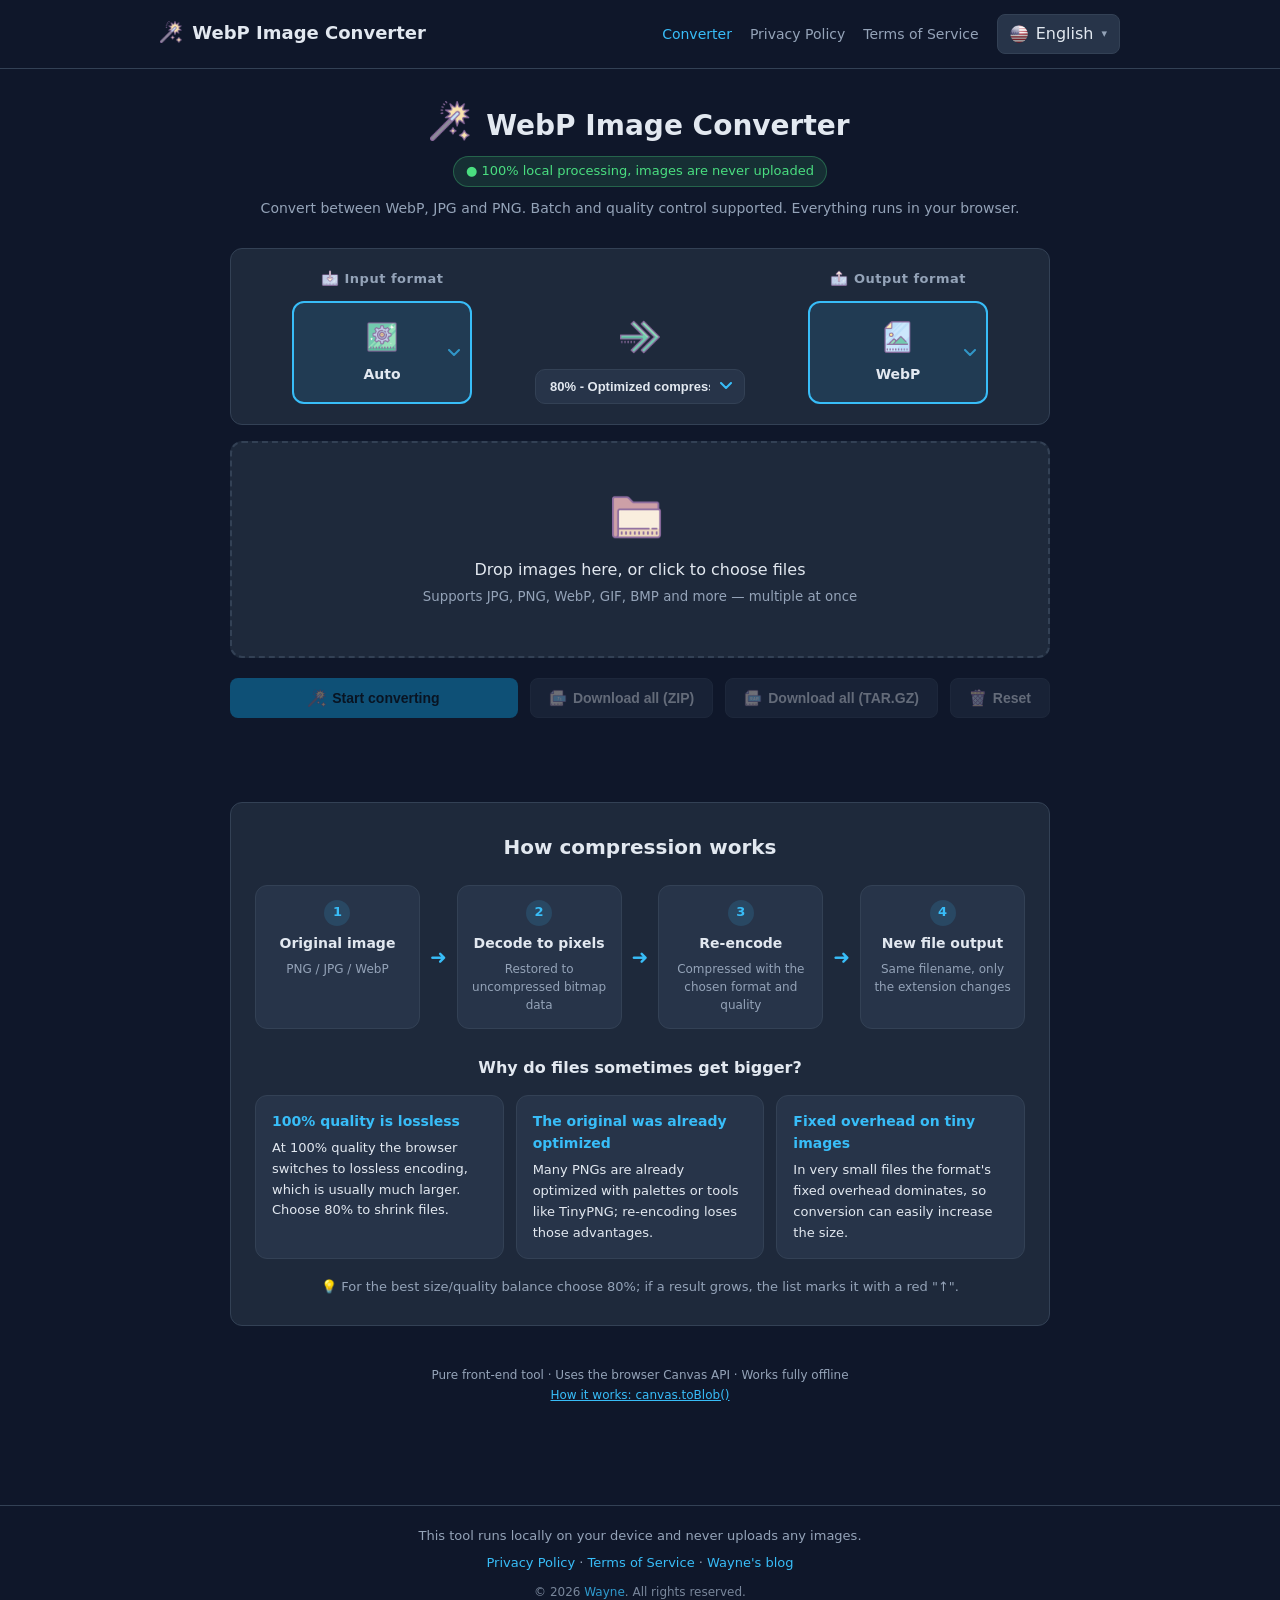
<file: index.html>
<html lang="zh-Hant">
<meta charset="UTF-8">
<meta name="viewport" content="width=device-width, initial-scale=1.0">
<title>WebP 轉換器｜WebP 轉 JPG、PNG 免費線上工具（100% 本地處理）</title>
<meta name="description" content="免費線上 WebP 轉換器：WebP 轉 JPG、WebP 轉 PNG、JPG/PNG 轉 WebP。100% 瀏覽器本地處理、圖片不上傳、支援批次轉換與品質調整，可安裝為 App 離線使用。">
<meta name="keywords" content="WebP, WebP 轉 JPG, WebP 轉 PNG, JPG 轉 WebP, PNG 轉 WebP, WebP converter, 圖片轉換, 線上轉檔, 圖片壓縮">
<meta name="author" content="Wayne">
<link rel="author" href="https://wayne-blog.com">
<link rel="canonical" href="https://wjdesign.github.io/image-tools/">
<meta property="og:type" content="website">
<meta property="og:site_name" content="WebP 圖片轉換器">
<meta property="og:title" content="WebP 轉換器｜WebP ⇄ JPG/PNG 免費線上工具">
<meta property="og:description" content="100% 本地處理的免費圖片轉換器：WebP、JPG、PNG 互轉,圖片不上傳、支援批次與離線使用。">
<meta property="og:url" content="https://wjdesign.github.io/image-tools/">
<meta property="og:image" content="https://wjdesign.github.io/image-tools/assets/img/pwa-512.png">
<meta property="og:locale" content="zh_TW">
<meta property="og:locale:alternate" content="zh_CN">
<meta property="og:locale:alternate" content="en_US">
<meta property="og:locale:alternate" content="ja_JP">
<meta name="twitter:card" content="summary">
<meta name="twitter:title" content="WebP 轉換器｜WebP ⇄ JPG/PNG 免費線上工具">
<meta name="twitter:description" content="100% 本地處理,圖片不上傳。WebP、JPG、PNG 互轉,支援批次與離線使用。">
<meta name="twitter:image" content="https://wjdesign.github.io/image-tools/assets/img/pwa-512.png">
<script type="application/ld+json">
{
  "@context": "https://schema.org",
  "@type": "WebApplication",
  "name": "WebP 圖片轉換器",
  "alternateName": "WebP Image Converter",
  "url": "https://wjdesign.github.io/image-tools/",
  "description": "免費線上 WebP 轉換器,WebP、JPG、PNG 互轉。100% 瀏覽器本地處理,圖片不上傳,支援批次轉換、品質調整與離線使用。",
  "applicationCategory": "MultimediaApplication",
  "operatingSystem": "Any",
  "browserRequirements": "Requires JavaScript",
  "offers": { "@type": "Offer", "price": "0", "priceCurrency": "TWD" },
  "author": { "@type": "Person", "name": "Wayne", "url": "https://wayne-blog.com" },
  "inLanguage": ["zh-Hant", "zh-Hans", "en", "ja"],
  "featureList": "WebP to JPG, WebP to PNG, JPG to WebP, PNG to WebP, batch conversion, quality control, offline PWA"
}
</script>
<meta name="theme-color" content="#0f172a">
<link rel="manifest" href="manifest.json">
<link rel="icon" type="image/png" sizes="16x16" href="assets/img/favicon-16.png">
<link rel="icon" type="image/png" sizes="32x32" href="assets/img/favicon-32.png">
<link rel="apple-touch-icon" sizes="96x96" href="assets/img/favicon-96.png">
<link rel="stylesheet" href="assets/styles.css">
<body data-title-key="title.converter">

<nav class="topnav">
  <a class="brand" href="index.html"><img class="brand-logo" src="assets/img/logo.png" alt=""> <span data-i18n="site.name">WebP 圖片轉換器</span></a>
  <div class="navlinks">
    <a href="index.html" class="current" data-i18n="nav.converter">轉換工具</a>
    <a href="privacy.html" data-i18n="nav.privacy">隱私權政策</a>
    <a href="terms.html" data-i18n="nav.terms">使用條款</a>
    <span id="langSwitch" class="lang-switch"></span>
  </div>
</nav>

<div class="wrap">
  <header class="hero">
    <h1><img class="hero-logo" src="assets/img/logo.png" alt=""> <span data-i18n="site.name">WebP 圖片轉換器</span></h1>
    <span class="badge" data-i18n="app.badge">● 100% 本地處理，圖片不會上傳</span>
    <p class="sub" data-i18n="app.subtitle">所有運算都在你的瀏覽器完成。</p>
  </header>

  <div class="format-picker">
    <div class="col">
      <div class="col-label"><img class="col-ic" src="assets/img/icon_in.png" alt=""><span data-i18n="picker.input">輸入格式</span></div>
      <button class="fmt-card fmt-current" id="inputCurrent"></button>
    </div>
    <div class="arrow-mid">
      <img src="assets/img/icon_transform.png" alt="">
      <div class="quality-mini" id="qualityCtrl">
        <select id="quality" aria-label="Quality">
          <option value="100" data-i18n="quality.q100">100% - 原始品質</option>
          <option value="80" selected data-i18n="quality.q80">80% - 優質壓縮</option>
          <option value="60" data-i18n="quality.q60">60% - 些微壓縮</option>
          <option value="40" data-i18n="quality.q40">40% - 高效壓縮</option>
          <option value="20" data-i18n="quality.q20">20% - 極大壓縮</option>
        </select>
      </div>
    </div>
    <div class="col">
      <div class="col-label"><img class="col-ic" src="assets/img/icon_out.png" alt=""><span data-i18n="picker.output">輸出格式</span></div>
      <button class="fmt-card fmt-current" id="outputCurrent"></button>
    </div>
  </div>

  <div class="modal-backdrop" id="fmtModal" hidden>
    <div class="modal" role="dialog" aria-modal="true" aria-labelledby="fmtModalTitle">
      <div class="modal-title" id="fmtModalTitle"></div>
      <div class="cards" id="fmtModalCards"></div>
    </div>
  </div>

  <div class="drop" id="drop">
    <div class="icon"><img src="assets/img/icon_load.png" alt=""></div>
    <p data-i18n="drop.title">拖放圖片到這裡，或點擊選擇檔案</p>
    <small data-i18n="drop.hint">支援 JPG、PNG、WebP 等，可一次多張</small>
    <input type="file" id="file" accept="image/*" multiple hidden>
  </div>

  <div class="actions">
    <button class="btn btn-primary" id="convertAll" disabled><img class="btn-ic" src="assets/img/icon_submit.png" alt=""><span data-i18n="btn.convertAll">開始轉換</span></button>
    <button class="btn btn-ghost" id="downloadAll" disabled><img class="btn-ic" src="assets/img/icon_zip.png" alt=""><span data-i18n="btn.downloadZip">下載全部 (ZIP)</span></button>
    <button class="btn btn-ghost" id="downloadAllGz" disabled><img class="btn-ic" src="assets/img/icon_rar.png" alt=""><span data-i18n="btn.downloadTarGz">下載全部 (TAR.GZ)</span></button>
    <button class="btn btn-ghost" id="clear" disabled><img class="btn-ic" src="assets/img/icon_delete.png" alt=""><span data-i18n="btn.clear">重設</span></button>
  </div>

  <div class="list" id="list"></div>
  <div class="pager" id="pager"></div>

  <section class="explain">
    <h2 class="explain-title" data-i18n="explain.title">壓縮原理說明</h2>
    <div class="flow">
      <div class="flow-step">
        <span class="flow-num">1</span>
        <b data-i18n="explain.step1">原始圖檔</b>
        <small data-i18n="explain.step1d">PNG / JPG / WebP</small>
      </div>
      <div class="flow-arrow">➜</div>
      <div class="flow-step">
        <span class="flow-num">2</span>
        <b data-i18n="explain.step2">解碼為像素</b>
        <small data-i18n="explain.step2d">還原成未壓縮的點陣資料</small>
      </div>
      <div class="flow-arrow">➜</div>
      <div class="flow-step">
        <span class="flow-num">3</span>
        <b data-i18n="explain.step3">重新編碼</b>
        <small data-i18n="explain.step3d">以所選格式與品質重新壓縮</small>
      </div>
      <div class="flow-arrow">➜</div>
      <div class="flow-step">
        <span class="flow-num">4</span>
        <b data-i18n="explain.step4">輸出新檔案</b>
        <small data-i18n="explain.step4d">檔名不變，僅更換副檔名</small>
      </div>
    </div>

    <h3 class="explain-why" data-i18n="explain.whyTitle">為什麼檔案有時反而變大？</h3>
    <div class="reasons">
      <div class="reason">
        <b data-i18n="explain.r1t">品質 100% 是無損模式</b>
        <p data-i18n="explain.r1">瀏覽器在品質 100% 時會改用無損編碼，檔案通常明顯較大。想縮小檔案，建議選 80%。</p>
      </div>
      <div class="reason">
        <b data-i18n="explain.r2t">原檔已經被最佳化</b>
        <p data-i18n="explain.r2">許多 PNG 已使用調色盤或壓縮工具（如 TinyPNG）優化，重新編碼會失去這些優勢。</p>
      </div>
      <div class="reason">
        <b data-i18n="explain.r3t">小圖的固定開銷</b>
        <p data-i18n="explain.r3">極小的圖檔中，格式本身的固定資料佔比很高，轉換後容易不減反增。</p>
      </div>
    </div>

    <p class="explain-tip" data-i18n="explain.tip">💡 想要最划算的壓縮，選擇 80% 品質；若轉換後變大，清單會以紅色「↑」提醒你。</p>
  </section>

  <div class="page-foot">
    <span data-i18n="foot.tech">純前端工具・使用瀏覽器 Canvas API・可完全離線運行</span><br>
    <a href="https://developer.mozilla.org/docs/Web/API/HTMLCanvasElement/toBlob" target="_blank" rel="noopener" data-i18n="foot.techLink">技術原理：canvas.toBlob()</a>
  </div>
</div>

<footer class="site-footer">
  <div><span data-i18n="foot.copyright">本工具在你的裝置本地執行，不會上傳任何圖片。</span></div>
  <div class="foot-links">
    <a href="privacy.html" data-i18n="nav.privacy">隱私權政策</a> ·
    <a href="terms.html" data-i18n="nav.terms">使用條款</a> ·
    <a href="https://wayne-blog.com" target="_blank" rel="noopener" data-i18n="nav.blog">Wayne's blog</a>
  </div>
  <div class="copyright">© 2026 <a href="https://wayne-blog.com" target="_blank" rel="noopener author">Wayne</a>. All rights reserved.</div>
</footer>

<div class="drop-overlay"><div class="box" data-i18n="drop.overlay">放開滑鼠，加入圖片</div></div>

<script src="assets/i18n.js"></script>
<script src="assets/app.js"></script>
<script>if ("serviceWorker" in navigator) navigator.serviceWorker.register("sw.js");</script>
</file>
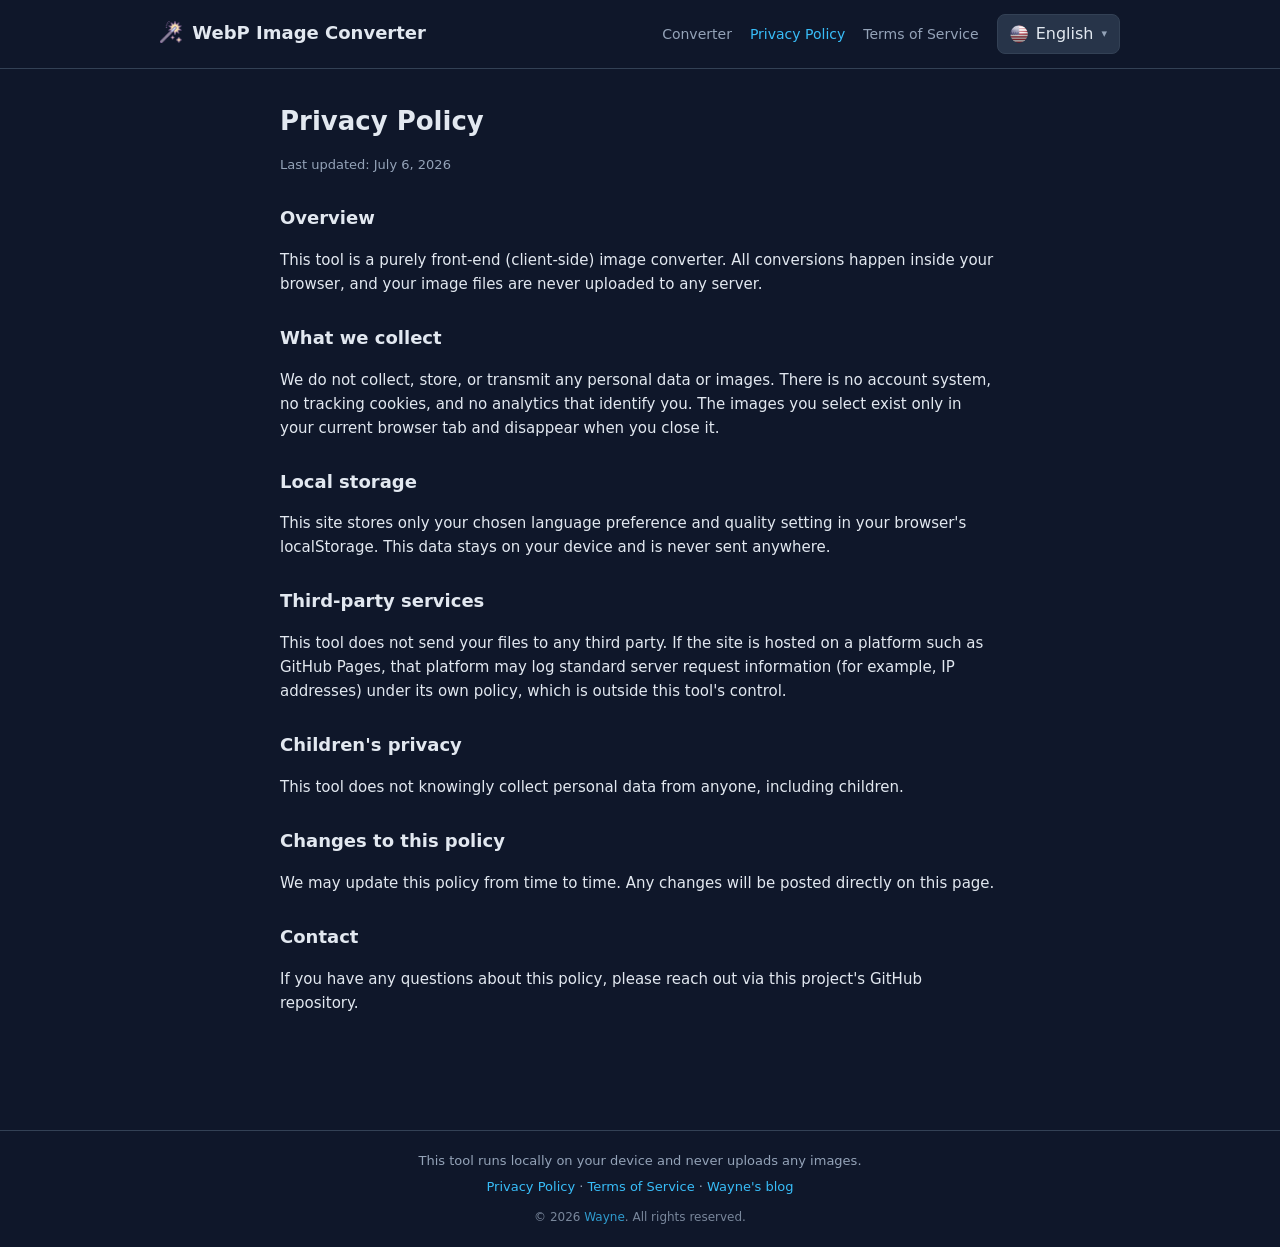
<file: privacy.html>
<html lang="zh-Hant">
<meta charset="UTF-8">
<meta name="viewport" content="width=device-width, initial-scale=1.0">
<title>隱私權政策｜WebP 圖片轉換器</title>
<meta name="description" content="WebP 圖片轉換器的隱私權政策:100% 瀏覽器本地處理,不收集任何個人資料,圖片永遠不會上傳到伺服器。">
<link rel="canonical" href="https://wjdesign.github.io/image-tools/privacy.html">
<meta name="theme-color" content="#0f172a">
<link rel="manifest" href="manifest.json">
<link rel="icon" type="image/png" sizes="16x16" href="assets/img/favicon-16.png">
<link rel="icon" type="image/png" sizes="32x32" href="assets/img/favicon-32.png">
<link rel="apple-touch-icon" sizes="96x96" href="assets/img/favicon-96.png">
<link rel="stylesheet" href="assets/styles.css">
<body data-title-key="title.privacy">

<nav class="topnav">
  <a class="brand" href="index.html"><img class="brand-logo" src="assets/img/logo.png" alt=""> <span data-i18n="site.name">WebP 圖片轉換器</span></a>
  <div class="navlinks">
    <a href="index.html" data-i18n="nav.converter">轉換工具</a>
    <a href="privacy.html" class="current" data-i18n="nav.privacy">隱私權政策</a>
    <a href="terms.html" data-i18n="nav.terms">使用條款</a>
    <span id="langSwitch" class="lang-switch"></span>
  </div>
</nav>

<main class="legal">
  <h1 data-i18n="nav.privacy">隱私權政策</h1>
  <p class="muted" data-i18n="privacy.updated">最後更新：2026 年 7 月 6 日</p>

  <h2 data-i18n="privacy.h.intro">概述</h2>
  <p data-i18n="privacy.p.intro"></p>

  <h2 data-i18n="privacy.h.collect">我們收集哪些資料</h2>
  <p data-i18n="privacy.p.collect"></p>

  <h2 data-i18n="privacy.h.local">本機儲存</h2>
  <p data-i18n="privacy.p.local"></p>

  <h2 data-i18n="privacy.h.third">第三方服務</h2>
  <p data-i18n="privacy.p.third"></p>

  <h2 data-i18n="privacy.h.children">兒童隱私</h2>
  <p data-i18n="privacy.p.children"></p>

  <h2 data-i18n="privacy.h.changes">政策變更</h2>
  <p data-i18n="privacy.p.changes"></p>

  <h2 data-i18n="privacy.h.contact">聯絡方式</h2>
  <p data-i18n="privacy.p.contact"></p>
</main>

<footer class="site-footer">
  <div><span data-i18n="foot.copyright"></span></div>
  <div class="foot-links">
    <a href="privacy.html" data-i18n="nav.privacy">隱私權政策</a> ·
    <a href="terms.html" data-i18n="nav.terms">使用條款</a> ·
    <a href="https://wayne-blog.com" target="_blank" rel="noopener" data-i18n="nav.blog">Wayne's blog</a>
  </div>
  <div class="copyright">© 2026 <a href="https://wayne-blog.com" target="_blank" rel="noopener author">Wayne</a>. All rights reserved.</div>
</footer>

<script src="assets/i18n.js"></script>
<script>if ("serviceWorker" in navigator) navigator.serviceWorker.register("sw.js");</script>
</file>
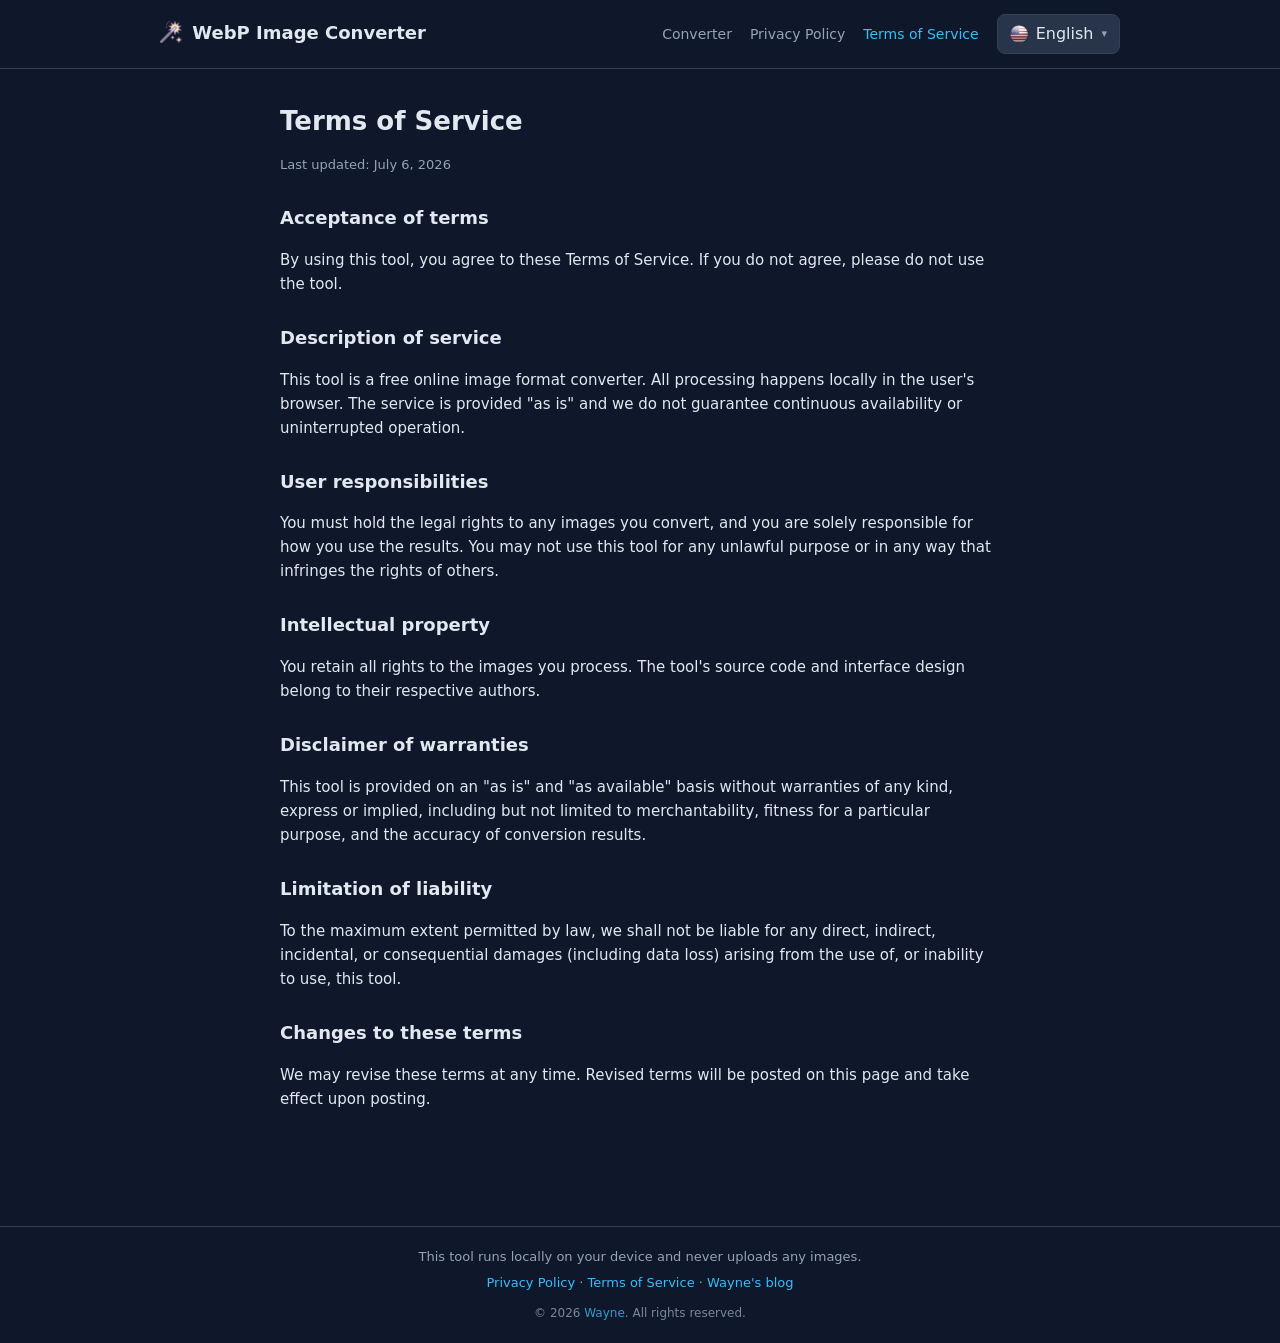
<file: terms.html>
<html lang="zh-Hant">
<meta charset="UTF-8">
<meta name="viewport" content="width=device-width, initial-scale=1.0">
<title>使用條款｜WebP 圖片轉換器</title>
<meta name="description" content="WebP 圖片轉換器的使用條款:免費線上圖片格式轉換工具,所有處理皆在使用者瀏覽器本地完成。">
<link rel="canonical" href="https://wjdesign.github.io/image-tools/terms.html">
<meta name="theme-color" content="#0f172a">
<link rel="manifest" href="manifest.json">
<link rel="icon" type="image/png" sizes="16x16" href="assets/img/favicon-16.png">
<link rel="icon" type="image/png" sizes="32x32" href="assets/img/favicon-32.png">
<link rel="apple-touch-icon" sizes="96x96" href="assets/img/favicon-96.png">
<link rel="stylesheet" href="assets/styles.css">
<body data-title-key="title.terms">

<nav class="topnav">
  <a class="brand" href="index.html"><img class="brand-logo" src="assets/img/logo.png" alt=""> <span data-i18n="site.name">WebP 圖片轉換器</span></a>
  <div class="navlinks">
    <a href="index.html" data-i18n="nav.converter">轉換工具</a>
    <a href="privacy.html" data-i18n="nav.privacy">隱私權政策</a>
    <a href="terms.html" class="current" data-i18n="nav.terms">使用條款</a>
    <span id="langSwitch" class="lang-switch"></span>
  </div>
</nav>

<main class="legal">
  <h1 data-i18n="nav.terms">使用條款</h1>
  <p class="muted" data-i18n="terms.updated">最後更新：2026 年 7 月 6 日</p>

  <h2 data-i18n="terms.h.accept">接受條款</h2>
  <p data-i18n="terms.p.accept"></p>

  <h2 data-i18n="terms.h.service">服務說明</h2>
  <p data-i18n="terms.p.service"></p>

  <h2 data-i18n="terms.h.user">使用者責任</h2>
  <p data-i18n="terms.p.user"></p>

  <h2 data-i18n="terms.h.ip">智慧財產權</h2>
  <p data-i18n="terms.p.ip"></p>

  <h2 data-i18n="terms.h.warranty">免責聲明</h2>
  <p data-i18n="terms.p.warranty"></p>

  <h2 data-i18n="terms.h.liability">責任限制</h2>
  <p data-i18n="terms.p.liability"></p>

  <h2 data-i18n="terms.h.changes">條款變更</h2>
  <p data-i18n="terms.p.changes"></p>
</main>

<footer class="site-footer">
  <div><span data-i18n="foot.copyright"></span></div>
  <div class="foot-links">
    <a href="privacy.html" data-i18n="nav.privacy">隱私權政策</a> ·
    <a href="terms.html" data-i18n="nav.terms">使用條款</a> ·
    <a href="https://wayne-blog.com" target="_blank" rel="noopener" data-i18n="nav.blog">Wayne's blog</a>
  </div>
  <div class="copyright">© 2026 <a href="https://wayne-blog.com" target="_blank" rel="noopener author">Wayne</a>. All rights reserved.</div>
</footer>

<script src="assets/i18n.js"></script>
<script>if ("serviceWorker" in navigator) navigator.serviceWorker.register("sw.js");</script>
</file>
<file: assets/styles.css>
:root {
  --bg: #0f172a;
  --panel: #1e293b;
  --panel-2: #273449;
  --border: #334155;
  --text: #e2e8f0;
  --muted: #94a3b8;
  --accent: #38bdf8;
  --accent-2: #0ea5e9;
  --green: #4ade80;
  --radius: 12px;
}
* { box-sizing: border-box; }

/* ---- scrollbar（深色主題） ---- */
::-webkit-scrollbar { width: 12px; height: 12px; }
::-webkit-scrollbar-track { background: var(--bg); }
::-webkit-scrollbar-thumb {
  background: var(--panel-2);
  border-radius: 999px;
  border: 3px solid var(--bg); /* 留出軌道邊距，做出懸浮膠囊感 */
}
::-webkit-scrollbar-thumb:hover { background: var(--accent); }
::-webkit-scrollbar-corner { background: var(--bg); }
/* Firefox（不支援 -webkit 偽元素時的替代方案） */
@supports (not selector(::-webkit-scrollbar)) {
  html { scrollbar-width: thin; scrollbar-color: var(--panel-2) var(--bg); }
}
body {
  margin: 0;
  font-family: "Segoe UI", "Microsoft JhengHei", "Hiragino Sans", system-ui, sans-serif;
  background: var(--bg);
  color: var(--text);
  line-height: 1.6;
  -webkit-font-smoothing: antialiased;
}
a { color: var(--accent); }

/* ---- top nav ---- */
.topnav {
  display: flex; align-items: center; justify-content: space-between;
  gap: 16px; flex-wrap: wrap;
  /* 分隔線滿版；內容用動態 padding 置中在 960px，與 footer 一致 */
  padding: 14px max(20px, calc((100% - 960px) / 2));
  border-bottom: 1px solid var(--border);
}
.brand { font-size: 18px; font-weight: 700; text-decoration: none; color: var(--text); }
.brand-logo { width: 22px; height: 22px; vertical-align: -4px; margin-right: 4px; }
.hero-logo { width: 40px; height: 40px; vertical-align: -6px; margin-right: 6px; }
.navlinks { display: flex; align-items: center; gap: 18px; flex-wrap: wrap; }
.navlinks a { font-size: 14px; text-decoration: none; color: var(--muted); }
.navlinks a:hover, .navlinks a.current { color: var(--accent); }
/* 語言切換（自訂下拉，含國旗） */
.lang-dd { position: relative; }
.lang-btn {
  display: flex; align-items: center; gap: 8px;
  background: var(--panel-2); color: var(--text); border: 1px solid var(--border);
  border-radius: 8px; padding: 6px 12px; font-size: 14px; cursor: pointer; font: inherit;
  transition: border-color .12s;
}
.lang-btn:hover { border-color: var(--accent); }
.lang-caret { font-size: 11px; color: var(--muted); }
.lang-flag { width: 18px; height: 18px; border-radius: 50%; }
.lang-menu {
  position: absolute; right: 0; top: calc(100% + 6px); z-index: 60;
  min-width: 150px; padding: 6px;
  background: var(--panel); border: 1px solid var(--border); border-radius: 10px;
  box-shadow: 0 10px 30px rgba(0,0,0,.4);
  display: flex; flex-direction: column; gap: 2px;
}
.lang-menu[hidden] { display: none; }
.lang-item {
  display: flex; align-items: center; gap: 10px;
  background: none; border: none; color: var(--text);
  border-radius: 8px; padding: 8px 10px; font-size: 14px; cursor: pointer; font: inherit;
  text-align: left;
}
.lang-item:hover { background: var(--panel-2); }
.lang-item.active { background: rgba(56,189,248,.12); color: var(--accent); }

.wrap { max-width: 860px; margin: 0 auto; padding: 32px 20px 60px; }
header.hero { text-align: center; margin-bottom: 28px; }
h1 { font-size: 28px; margin: 0 0 8px; }
.badge {
  display: inline-block; font-size: 13px; color: var(--green);
  background: rgba(74,222,128,.12); border: 1px solid rgba(74,222,128,.3);
  padding: 4px 12px; border-radius: 999px;
}
.sub { color: var(--muted); font-size: 14px; margin-top: 10px; }

/* ---- format picker ---- */
.format-picker {
  display: flex; align-items: stretch; gap: 16px;
  background: var(--panel); border: 1px solid var(--border);
  border-radius: var(--radius); padding: 20px; margin-bottom: 16px;
}
.format-picker .col { flex: 1; display: flex; flex-direction: column; gap: 12px; }
.col-label {
  font-size: 13px; color: var(--muted); text-align: center;
  font-weight: 600; letter-spacing: .5px;
  display: flex; align-items: center; justify-content: center; gap: 6px;
}
.col-label .col-ic { width: 18px; height: 18px; }
.cards { display: flex; flex-wrap: wrap; gap: 10px; justify-content: center; }
.fmt-card {
  flex: 1 1 84px; max-width: 120px; min-width: 72px;
  background: var(--panel-2); border: 2px solid var(--border);
  border-radius: 12px; padding: 16px 8px; cursor: pointer; color: var(--text);
  display: flex; flex-direction: column; align-items: center; gap: 8px;
  transition: transform .12s, border-color .12s, background .12s; font: inherit;
}
.fmt-card:hover { border-color: var(--accent); transform: translateY(-2px); }
.fmt-card.active {
  border-color: var(--accent); background: rgba(56,189,248,.12);
  box-shadow: 0 0 0 1px var(--accent) inset;
}
.fmt-card .ic { font-size: 28px; line-height: 1; }
.fmt-card .ic-img { width: 36px; height: 36px; }
.fmt-card .fmt-name { font-size: 14px; font-weight: 700; }
.arrow-mid {
  display: flex; flex-direction: column; align-items: center; justify-content: center;
  gap: 12px; min-width: 190px; padding: 0 6px;
}
@media (min-width: 561px) {
  /* 桌面版：轉換 icon + 品質選單靠下，與兩側卡片底部切齊 */
  .arrow-mid { justify-content: flex-end; }
}
.arrow-mid > img { width: 40px; height: 40px; }

/* 品質選單（置於轉換 icon 下方） */
.quality-mini { width: 100%; max-width: 210px; }
.quality-mini select {
  width: 100%; background: var(--panel-2); color: var(--text);
  border: 1px solid var(--border); border-radius: 10px;
  padding: 9px 34px 9px 14px; font-size: 13px; font-weight: 600; cursor: pointer;
  appearance: none; -webkit-appearance: none;
  background-image: url("data:image/svg+xml,%3Csvg xmlns='http://www.w3.org/2000/svg' width='12' height='8'%3E%3Cpath d='M1 1l5 5 5-5' stroke='%2338bdf8' stroke-width='2' fill='none' stroke-linecap='round' stroke-linejoin='round'/%3E%3C/svg%3E");
  background-repeat: no-repeat; background-position: right 12px center;
  transition: border-color .12s, box-shadow .12s;
}
.quality-mini select:hover { border-color: var(--accent); }
.quality-mini select:focus {
  outline: none; border-color: var(--accent);
  box-shadow: 0 0 0 3px rgba(56,189,248,.18);
}
#qualityCtrl.disabled { opacity: .4; pointer-events: none; }

/* 目前選擇的格式卡片（點擊開彈窗） */
.fmt-current {
  width: 100%; max-width: 180px; min-width: 120px; margin: 0 auto;
  position: relative; border-color: var(--accent);
  background: rgba(56,189,248,.12);
}
.fmt-current::after {
  content: ""; position: absolute; right: 10px; top: 50%; transform: translateY(-50%);
  width: 12px; height: 8px; opacity: .7;
  background: url("data:image/svg+xml,%3Csvg xmlns='http://www.w3.org/2000/svg' width='12' height='8'%3E%3Cpath d='M1 1l5 5 5-5' stroke='%2338bdf8' stroke-width='2' fill='none' stroke-linecap='round' stroke-linejoin='round'/%3E%3C/svg%3E") no-repeat center / contain;
}
.fmt-current:hover::after { opacity: 1; }

/* ---- format modal ---- */
.modal-backdrop {
  position: fixed; inset: 0; z-index: 100;
  background: rgba(2,6,23,.7); backdrop-filter: blur(2px);
  display: flex; align-items: center; justify-content: center; padding: 20px;
}
.modal-backdrop[hidden] { display: none; }
.modal {
  background: var(--panel); border: 1px solid var(--border);
  border-radius: var(--radius); padding: 24px;
  width: min(440px, 100%);
  animation: modal-in .15s ease-out;
}
@keyframes modal-in {
  from { opacity: 0; transform: translateY(8px) scale(.97); }
  to   { opacity: 1; transform: none; }
}
.modal-title {
  font-size: 16px; font-weight: 700; text-align: center; margin-bottom: 18px;
}
@media (max-width: 560px) {
  .format-picker { flex-direction: column; }
  .arrow-mid > img { transform: rotate(90deg); } /* 直向排列時箭頭朝下 */
}

.drop {
  border: 2px dashed var(--border); border-radius: var(--radius);
  padding: 48px 20px; text-align: center; cursor: pointer;
  transition: all .15s; background: var(--panel);
}
.drop:hover, .drop.over { border-color: var(--accent); background: var(--panel-2); }

/* 整頁拖放時的覆蓋提示 */
.drop-overlay {
  position: fixed; inset: 0; z-index: 200; display: none;
  align-items: center; justify-content: center;
  background: rgba(2,6,23,.75); backdrop-filter: blur(3px);
  pointer-events: none; /* 讓 drop 事件穿透到 document */
}
.drop-overlay .box {
  border: 3px dashed var(--accent); border-radius: 16px;
  padding: 48px 64px; font-size: 20px; font-weight: 700;
  color: var(--accent); background: rgba(56,189,248,.08);
}
body.drag-active .drop-overlay { display: flex; }
.drop .icon { font-size: 40px; }
.drop .icon img { width: 56px; height: 56px; }
.drop p { margin: 10px 0 4px; font-size: 16px; }
.drop small { color: var(--muted); }

.actions { display: flex; gap: 12px; margin: 20px 0; flex-wrap: wrap; }
.actions #convertAll { flex: 1; }
@media (max-width: 560px) {
  /* 手機版改用 grid，避免按鈕換行後寬度參差 */
  .actions { display: grid; grid-template-columns: 1fr 1fr; }
  .actions #convertAll { grid-column: 1 / -1; }
  .actions #clear { grid-column: 1 / -1; }
}
.btn {
  border: none; border-radius: 8px; padding: 10px 18px; font-size: 14px;
  font-weight: 600; cursor: pointer; transition: filter .15s;
}
.btn:hover { filter: brightness(1.1); }
.btn .btn-ic { width: 18px; height: 18px; vertical-align: -4px; margin-right: 6px; }
.btn:disabled { opacity: .4; cursor: not-allowed; filter: none; }
.btn-primary { background: var(--accent-2); color: #001018; }
.btn-ghost { background: var(--panel-2); color: var(--text); border: 1px solid var(--border); }

.list { display: flex; flex-direction: column; gap: 12px; }
.item {
  display: flex; align-items: center; gap: 14px; background: var(--panel);
  border: 1px solid var(--border); border-radius: var(--radius); padding: 12px 14px;
}
.thumb {
  width: 56px; height: 56px; border-radius: 8px; object-fit: cover;
  background: var(--panel-2); flex-shrink: 0;
}
.meta { flex: 1; min-width: 0; }
.meta .name { font-size: 14px; white-space: nowrap; overflow: hidden; text-overflow: ellipsis; }
.meta .stats { font-size: 12px; color: var(--muted); margin-top: 3px; }
.save { color: var(--green); }
.grow { color: #f87171; }
.item .dl { flex-shrink: 0; }
.status { font-size: 12px; color: var(--muted); }
.remove {
  background: none; border: none; color: var(--muted); cursor: pointer;
  font-size: 18px; padding: 0 4px; flex-shrink: 0;
}
.remove:hover { color: #f87171; }

/* ---- 清單分頁 ---- */
.pager { display: flex; flex-wrap: wrap; gap: 8px; justify-content: center; align-items: center; margin-top: 16px; }
.pager-info { color: var(--muted); font-size: 13px; margin-right: 6px; white-space: nowrap; }
.page-gap { color: var(--muted); font-size: 13px; padding: 0 2px; user-select: none; }
@media (max-width: 560px) {
  .pager-info { flex-basis: 100%; text-align: center; margin: 0 0 4px; } /* 窄螢幕時獨佔一行，頁碼才不會跑版 */
  .page-btn { min-width: 34px; padding: 7px 10px; }
}
.page-btn {
  min-width: 36px; padding: 7px 12px; border-radius: 8px;
  background: var(--panel-2); color: var(--text); border: 1px solid var(--border);
  font: inherit; font-size: 13px; cursor: pointer; transition: border-color .12s;
}
.page-btn:hover { border-color: var(--accent); }
.page-btn.active {
  background: rgba(56,189,248,.12); border-color: var(--accent);
  color: var(--accent); font-weight: 700;
}

/* ---- 壓縮原理說明 ---- */
.explain {
  margin-top: 48px; background: var(--panel);
  border: 1px solid var(--border); border-radius: var(--radius);
  padding: 28px 24px;
}
.explain[hidden] { display: none; }
.explain-title { font-size: 20px; text-align: center; margin: 0 0 22px; }
.flow { display: flex; align-items: stretch; gap: 10px; justify-content: center; }
.flow-step {
  flex: 1; min-width: 0; background: var(--panel-2);
  border: 1px solid var(--border); border-radius: 12px; padding: 14px 10px;
  display: flex; flex-direction: column; align-items: center; gap: 6px; text-align: center;
}
.flow-num {
  width: 26px; height: 26px; border-radius: 50%;
  background: rgba(56,189,248,.15); color: var(--accent);
  font-weight: 700; font-size: 13px;
  display: flex; align-items: center; justify-content: center;
}
.flow-step b { font-size: 14px; }
.flow-step small { color: var(--muted); font-size: 12px; line-height: 1.5; }
.flow-arrow { display: flex; align-items: center; color: var(--accent); font-size: 20px; }
.explain-why { font-size: 16px; text-align: center; margin: 26px 0 14px; }
.reasons { display: grid; grid-template-columns: repeat(auto-fit, minmax(200px, 1fr)); gap: 12px; }
.reason { background: var(--panel-2); border: 1px solid var(--border); border-radius: 12px; padding: 14px 16px; }
.reason b { font-size: 14px; color: var(--accent); display: block; margin-bottom: 6px; }
.reason p { margin: 0; font-size: 13px; line-height: 1.6; }
.explain-tip { margin: 18px 0 0; text-align: center; color: var(--muted); font-size: 13px; }
@media (max-width: 560px) {
  .flow { flex-direction: column; align-items: stretch; }
  .flow-arrow { justify-content: center; transform: rotate(90deg); }
}

.page-foot { text-align: center; color: var(--muted); font-size: 12px; margin-top: 40px; }
.page-foot a { color: var(--accent); }

/* ---- legal pages ---- */
.legal { max-width: 760px; margin: 0 auto; padding: 32px 20px 60px; }
.legal h1 { font-size: 26px; }
.legal h2 { font-size: 18px; margin-top: 28px; color: var(--text); }
.legal p, .legal li { color: var(--text); font-size: 15px; }
.legal .muted { color: var(--muted); font-size: 13px; }
.legal ul { padding-left: 20px; }

/* ---- shared site footer ---- */
.site-footer {
  border-top: 1px solid var(--border); margin-top: 40px;
  padding: 20px; text-align: center; color: var(--muted); font-size: 13px;
}
.site-footer .foot-links { margin-top: 6px; }
.site-footer .copyright { margin-top: 10px; font-size: 12px; opacity: .8; }
.site-footer a { text-decoration: none; }
</file>
